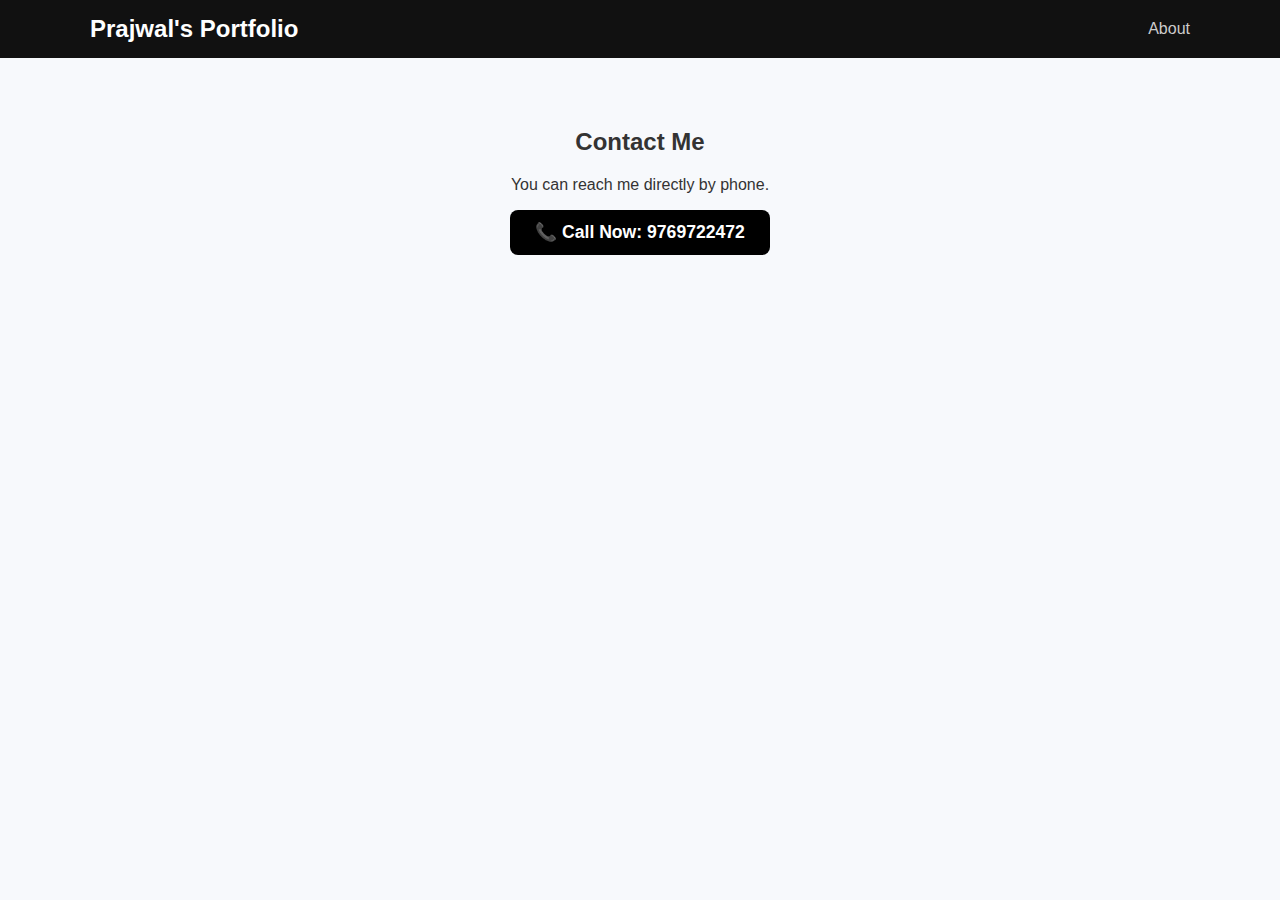
<file: contact.html>
<!DOCTYPE html>
<html lang="en">
<head>
    <meta charset="UTF-8">
    <meta name="viewport" content="width=device-width, initial-scale=1.0">
    <title>Document</title>
    <link rel="stylesheet" href="./contacy.css">
</head>
<body>

    <!-- HEADER -->
    <header>
        <div class="container">
            <nav>
                <div class="logo">Prajwal's Portfolio</div>
                <div class="links">
                    <a href="about.html">About</a>

                </div>
            </nav>
        </div>
    </header>

    <!-- CONTACT SECTION -->
    <section id="contact">
        <div class="container">
            <h2 class="section-title">Contact Me</h2>
            <p class="section-sub">You can reach me directly by phone.</p>

            <!-- Direct Call Button -->
            <a href="tel:9769722472" class="call-btn">📞 Call Now: 9769722472</a>
        </div>
    </section>

</body>
</html>
</file>
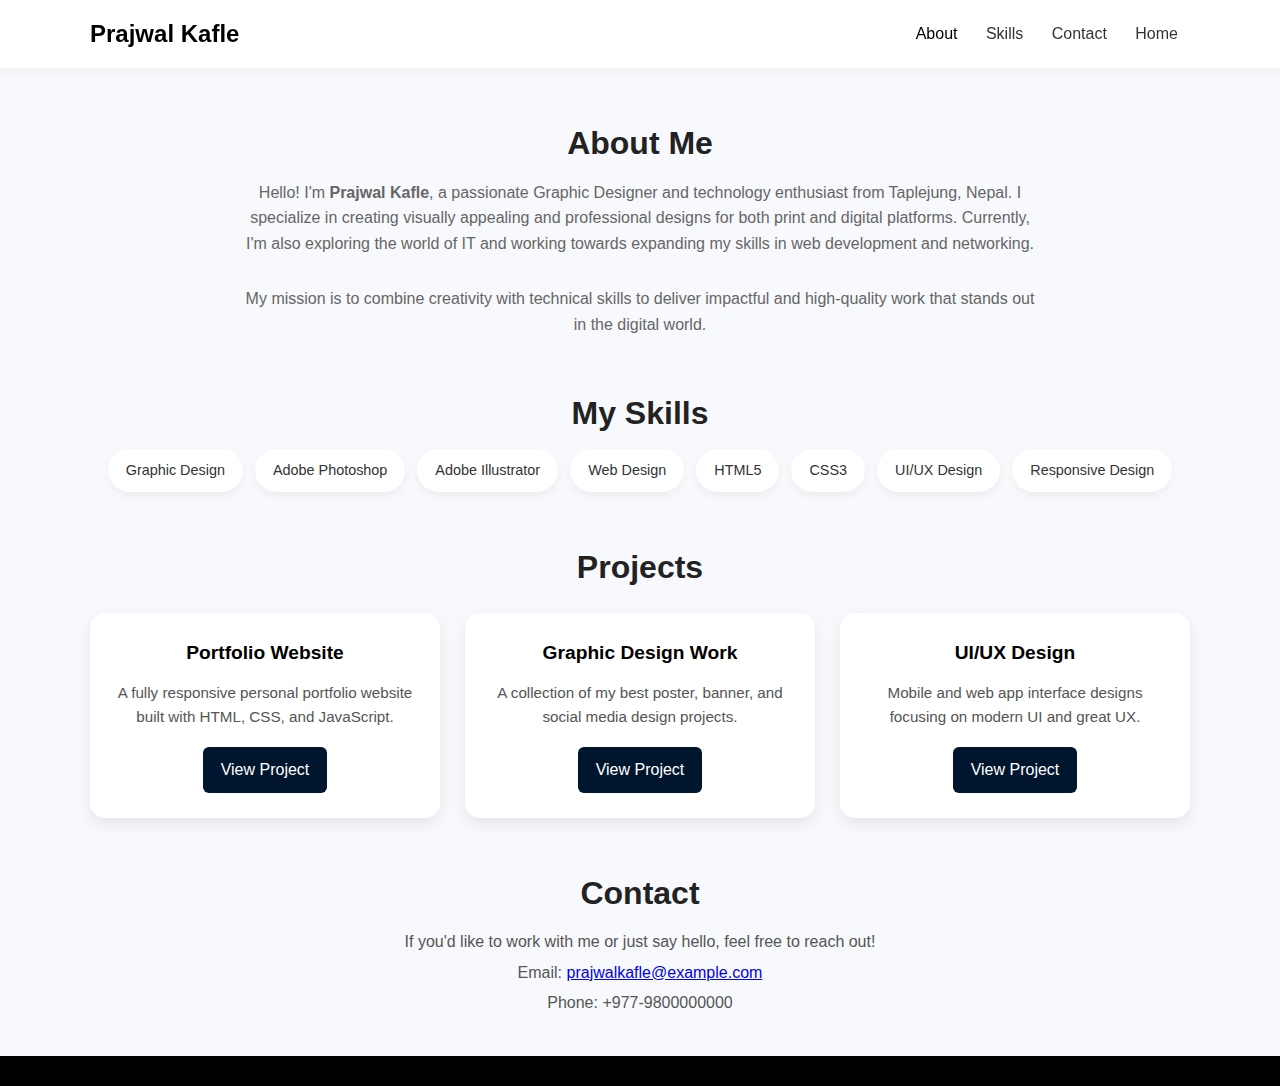
<file: project.html>
<!DOCTYPE html>
<html lang="en">
<head>
    <meta charset="UTF-8">
    <meta name="viewport" content="width=device-width, initial-scale=1.0">
    <title>Document</title>
    <link rel="stylesheet" href="./project.css">
</head>
<body>
    <body>

    <!-- HEADER -->
    <header>
        <div class="container">
            <nav>
                <div class="logo">Prajwal Kafle</div>
                <div class="links">
                    <a href="./about.html" class="active">About</a>
                    <a href="./skill.html">Skills</a>
                    <a href="./contact.html">Contact</a>
                    <a href="./index.html">Home</a>
                </div>
            </nav>
        </div>
    </header>

    <!-- ABOUT SECTION -->
    <section id="about" class="container">
        <h2 class="section-title">About Me</h2>
        <p class="section-sub">
            Hello! I'm <strong>Prajwal Kafle</strong>, a passionate Graphic Designer and technology enthusiast 
            from Taplejung, Nepal. I specialize in creating visually appealing and professional designs for both 
            print and digital platforms. Currently, I'm also exploring the world of IT and working towards 
            expanding my skills in web development and networking.
        </p>
        <p class="section-sub">
            My mission is to combine creativity with technical skills to deliver impactful and high-quality work 
            that stands out in the digital world.
        </p>
    </section>

    <!-- SKILLS SECTION -->
    <section id="skills" class="container">
        <h2 class="section-title">My Skills</h2>
        <div class="skills">
            <span class="chip">Graphic Design</span>
            <span class="chip">Adobe Photoshop</span>
            <span class="chip">Adobe Illustrator</span>
            <span class="chip">Web Design</span>
            <span class="chip">HTML5</span>
            <span class="chip">CSS3</span>
            <span class="chip">UI/UX Design</span>
            <span class="chip">Responsive Design</span>
        </div>
    </section>

    <!-- PROJECTS SECTION -->
    <section id="projects" class="container">
        <h2 class="section-title">Projects</h2>
        <div class="projects-grid">
            <div class="project-card">
                <h3>Portfolio Website</h3>
                <p>A fully responsive personal portfolio website built with HTML, CSS, and JavaScript.</p>
                <a href="#" class="btn">View Project</a>
            </div>
            <div class="project-card">
                <h3>Graphic Design Work</h3>
                <p>A collection of my best poster, banner, and social media design projects.</p>
                <a href="#" class="btn">View Project</a>
            </div>
            <div class="project-card">
                <h3>UI/UX Design</h3>
                <p>Mobile and web app interface designs focusing on modern UI and great UX.</p>
                <a href="#" class="btn">View Project</a>
            </div>
        </div>
    </section>

    <!-- CONTACT SECTION -->
    <section id="contact" class="container">
        <h2 class="section-title">Contact</h2>
        <p class="section-sub">
            If you'd like to work with me or just say hello, feel free to reach out!
        </p>
        <p>Email: <a href="mailto:prajwalkafle@example.com">prajwalkafle@example.com</a></p>
        <p>Phone: +977-9800000000</p>
    </section>

    <!-- FOOTER -->
    <footer>
    </footer>

</body>
</body>
</html>
</file>
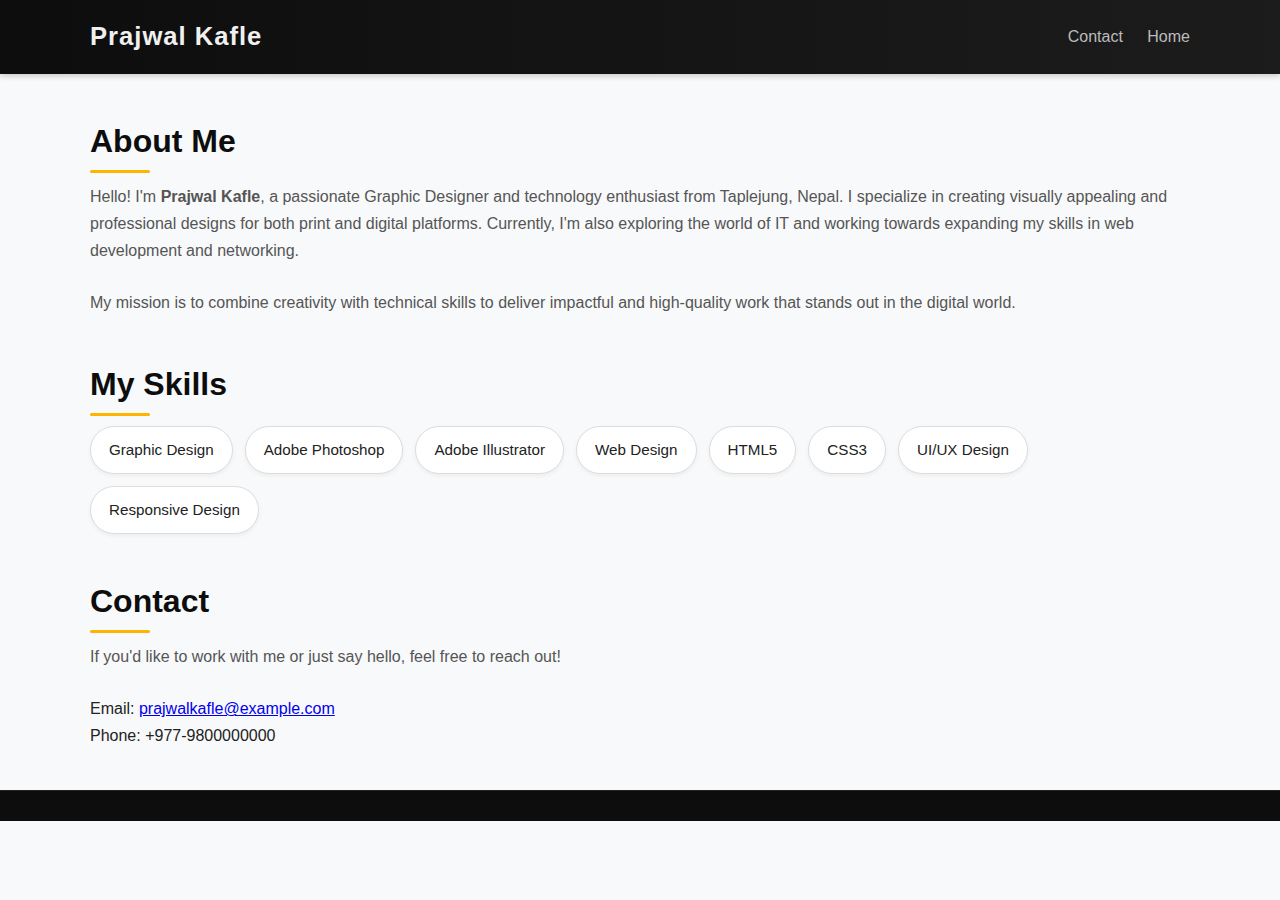
<file: skill.html>
<!DOCTYPE html>
<html lang="en">
<head>
    <meta charset="UTF-8">
    <meta name="viewport" content="width=device-width, initial-scale=1.0">
    <title>Document</title>
    <link rel="stylesheet" href="./skill.css">
</head>
<body>

    <!-- HEADER -->
    <header>
        <div class="container">
            <nav>
                <div class="logo">Prajwal Kafle</div>
                <div class="links">
                    <a href="./contact.html">Contact</a>
                    <a href="./index.html">Home</a>
                </div>
            </nav>
        </div>
    </header>

    <!-- ABOUT SECTION -->
    <section id="about" class="container">
        <h2 class="section-title">About Me</h2>
        <p class="section-sub">
            Hello! I'm <strong>Prajwal Kafle</strong>, a passionate Graphic Designer and technology enthusiast 
            from Taplejung, Nepal. I specialize in creating visually appealing and professional designs for both 
            print and digital platforms. Currently, I'm also exploring the world of IT and working towards 
            expanding my skills in web development and networking.
        </p>
        <p class="section-sub">
            My mission is to combine creativity with technical skills to deliver impactful and high-quality work 
            that stands out in the digital world.
        </p>
    </section>

    <!-- SKILLS SECTION -->
    <section id="skills" class="container">
        <h2 class="section-title">My Skills</h2>
        <div class="skills">
            <span class="chip">Graphic Design</span>
            <span class="chip">Adobe Photoshop</span>
            <span class="chip">Adobe Illustrator</span>
            <span class="chip">Web Design</span>
            <span class="chip">HTML5</span>
            <span class="chip">CSS3</span>
            <span class="chip">UI/UX Design</span>
            <span class="chip">Responsive Design</span>
        </div>
    </section>

    <!-- CONTACT SECTION -->
    <section id="contact" class="container">
        <h2 class="section-title">Contact</h2>
        <p class="section-sub">
            If you'd like to work with me or just say hello, feel free to reach out!
        </p>
        <p>Email: <a href="mailto:prajwalkafle@example.com">prajwalkafle@example.com</a></p>
        <p>Phone: +977-9800000000</p>
    </section>

    <!-- FOOTER -->
    <footer>
    </footer>

</body>
</html>
</file>
<file: contacy.css>
/* General Styling */
body {
    margin: 0;
    font-family: Arial, sans-serif;
    background: #f7f9fc;
    color: #333;
}

.container {
    width: 90%;
    max-width: 1100px;
    margin: auto;
}

/* Header */
header {
    background: #111;
    padding: 15px 0;
}

header nav {
    display: flex;
    align-items: center;
    justify-content: space-between;
}

header .logo {
    color: #fff;
    font-size: 1.5rem;
    font-weight: bold;
}

header .links a {
    color: #ccc;
    margin-left: 20px;
    text-decoration: none;
    font-weight: 500;
    transition: color 0.3s ease;
}

header .links a:hover,
header .links a.active {
    color: #fff;s
}

/* Home Section */
#home {
    text-align: center;
    padding: 60px 20px;
    background: #fff;
}

/* Contact Section */
#contact {
    padding: 50px 0;
    text-align: center;
    background: #f7f9fc;
}

.call-btn {
    display: inline-block;
    padding: 12px 25px;
    background: #000000;
    color: white;
    font-size: 1.1rem;
    font-weight: 600;
    border-radius: 8px;
    text-decoration: none;
    transition: background 0.3s ease, transform 0.2s ease;
}

.call-btn:hover {
    background: #000000;
    transform: scale(1.05);
}
</file>
<file: project.css>
* {
    margin: 0;
    padding: 0;
    box-sizing: border-box;
}

html {
    scroll-behavior: smooth;
}

body {
    font-family: 'Poppins', sans-serif;
    background: #f7f9fc;
    color: #333;
    line-height: 1.6;
}

/* ===== CONTAINER ===== */
.container {
    width: 90%;
    max-width: 1100px;
    margin: auto;
}

/* ===== HEADER ===== */
header {
    background: white;
    box-shadow: 0 2px 10px rgba(0,0,0,0.05);
    position: sticky;
    top: 0;
    z-index: 100;
}

nav {
    display: flex;
    justify-content: space-between;
    align-items: center;
    padding: 15px 0;
}

.logo {
    font-size: 1.5rem;
    font-weight: 700;
    color: #000000;
}

.links a {
    text-decoration: none;
    margin: 0 12px;
    font-weight: 500;
    color: #333;
    position: relative;
    transition: color 0.3s ease;
}

.links a:hover,
.links a.active {
    color: #000000;
}

.links a::after {
    content: "";
    position: absolute;
    width: 0;
    height: 2px;
    background: #000000;
    bottom: -3px;
    left: 0;
    transition: width 0.3s ease;
}

.links a:hover::after {
    width: 100%;
}

/* ===== SECTION TITLES ===== */
.section-title {
    text-align: center;
    font-size: 2rem;
    font-weight: 700;
    color: #222;
    margin-top: 50px;
    margin-bottom: 10px;
}

.section-sub {
    text-align: center;
    max-width: 800px;
    margin: auto;
    color: #666;
    font-size: 1rem;
    margin-bottom: 30px;
}

/* ===== SKILLS ===== */
.skills {
    display: flex;
    flex-wrap: wrap;
    justify-content: center;
    gap: 12px;
}

.chip {
    background: #fff;
    padding: 10px 18px;
    border-radius: 30px;
    box-shadow: 0 4px 8px rgba(0,0,0,0.05);
    font-size: 0.9rem;
    color: #333;
    transition: transform 0.3s ease, background 0.3s ease;
}

.chip:hover {
    transform: scale(1.05);
    background: #000000;
    color: white;
}

/* ===== PROJECTS ===== */
.projects-grid {
    display: grid;
    grid-template-columns: repeat(auto-fit, minmax(280px, 1fr));
    gap: 25px;
    margin-top: 20px;
}

.project-card {
    background: white;
    padding: 25px;
    border-radius: 15px;
    box-shadow: 0 6px 15px rgba(0,0,0,0.08);
    text-align: center;
    transition: transform 0.3s ease, box-shadow 0.3s ease;
}

.project-card:hover {
    transform: translateY(-8px);
    box-shadow: 0 12px 20px rgba(0,0,0,0.12);
}

.project-card h3 {
    margin-bottom: 12px;
    color: #000000;
    font-size: 1.2rem;
}

.project-card p {
    color: #555;
    font-size: 0.95rem;
    margin-bottom: 18px;
}

.btn {
    display: inline-block;
    padding: 10px 18px;
    background: #00152e;
    color: white;
    text-decoration: none;
    border-radius: 6px;
    transition: background 0.3s ease;
}

.btn:hover {
    background: #000000;
}

/* ===== CONTACT ===== */
#contact p {
    text-align: center;
    font-size: 1rem;
    color: #555;
    margin-bottom: 5px;
}

/* ===== FOOTER ===== */
footer {
    background: #000000;
    color: white;
    text-align: center;
    padding: 15px;
    margin-top: 40px;
    font-size: 0.9rem;
}

/* ===== RESPONSIVE ===== */
@media (max-width: 768px) {
    nav {
        flex-direction: column;
    }
    .links {
        margin-top: 10px;
    }
}
</file>
<file: skill.css>
* {
    margin: 0;
    padding: 0;
    box-sizing: border-box;
}

body {
    font-family: 'Segoe UI', Arial, sans-serif;
    background-color: #f8f9fa;
    color: #222;
    line-height: 1.7;
}

/* CONTAINER */
.container {
    width: 90%;
    max-width: 1100px;
    margin: auto;
}

/* HEADER */
header {
    background: linear-gradient(90deg, #0d0d0d, #1c1c1c);
    padding: 15px 0;
    box-shadow: 0 2px 6px rgba(0,0,0,0.2);
}

header nav {
    display: flex;
    align-items: center;
    justify-content: space-between;
}

header .logo {
    color: #f0f0f0;
    font-size: 1.6rem;
    font-weight: bold;
    letter-spacing: 1px;
}

header .links a {
    color: #bbb;
    margin-left: 20px;
    text-decoration: none;
    font-weight: 500;
    transition: all 0.3s ease;
}

header .links a:hover,
header .links a.active {
    color: #fff;
    border-bottom: 2px solid #ffb400;
    padding-bottom: 4px;
}

/* SECTION TITLES */
.section-title {
    font-size: 2rem;
    font-weight: 600;
    margin-top: 40px;
    margin-bottom: 15px;
    color: #0d0d0d;
    position: relative;
}

.section-title::after {
    content: "";
    position: absolute;
    left: 0;
    bottom: -5px;
    width: 60px;
    height: 3px;
    background: #ffb400;
    border-radius: 2px;
}

.section-sub {
    margin-bottom: 25px;
    color: #555;
    font-size: 1rem;
}

/* SKILLS */
.skills {
    display: flex;
    flex-wrap: wrap;
    gap: 12px;
}

.chip {
    background: #fff;
    padding: 10px 18px;
    border-radius: 25px;
    font-size: 0.95rem;
    border: 1px solid #ddd;
    box-shadow: 0 2px 4px rgba(0,0,0,0.05);
    transition: all 0.3s ease;
    cursor: default;
}

.chip:hover {
    background: #ffb400;
    color: #fff;
    border-color: #ffb400;
    transform: translateY(-2px);
    box-shadow: 0 4px 10px rgba(0,0,0,0.15);
}

/* FOOTER */
footer {
    background: #0d0d0d;
    color: #aaa;
    text-align: center;
    padding: 15px 0;
    margin-top: 40px;
    font-size: 0.9rem;
    border-top: 1px solid #222;
}
</file>
